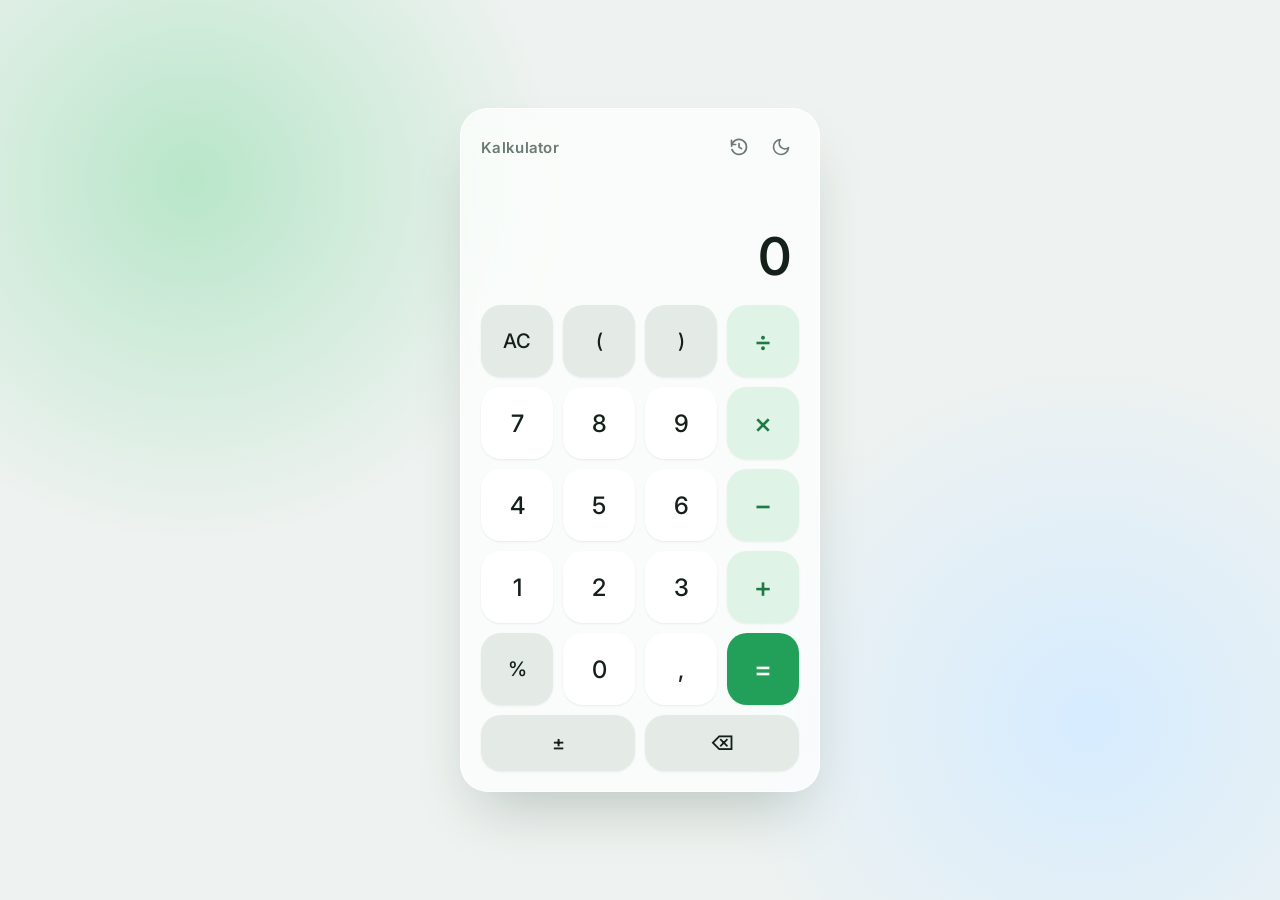
<file: kalkulator/index.html>
<!doctype html>
<html lang="id">
<head>
  <meta charset="utf-8" />
  <meta name="viewport" content="width=device-width, initial-scale=1" />
  <title>Kalkulator Modern</title>
  <meta name="description" content="Kalkulator modern - Kelompok Tani Tunas Harapan" />
  <link rel="preconnect" href="https://fonts.googleapis.com" />
  <link rel="preconnect" href="https://fonts.gstatic.com" crossorigin />
  <link href="https://fonts.googleapis.com/css2?family=Inter:wght@400;500;600;700&display=swap" rel="stylesheet" />
  <link rel="stylesheet" href="style.css" />
</head>
<body>
  <main class="app">
    <section class="calculator" aria-label="Kalkulator">
      <header class="topbar">
        <span class="brand">Kalkulator</span>
        <div class="actions">
          <button class="icon-btn" id="historyToggle" type="button" aria-label="Riwayat" title="Riwayat">
            <svg viewBox="0 0 24 24" aria-hidden="true"><path d="M12 8v4l3 2M3.05 11a9 9 0 1 1 .5 4M3 4v5h5"/></svg>
          </button>
          <button class="icon-btn" id="themeToggle" type="button" aria-label="Ganti tema" title="Ganti tema">
            <svg viewBox="0 0 24 24" aria-hidden="true"><path d="M21 12.8A9 9 0 1 1 11.2 3a7 7 0 0 0 9.8 9.8z"/></svg>
          </button>
        </div>
      </header>

      <div class="display" aria-live="polite">
        <div class="expression" id="expression"></div>
        <div class="result" id="result" title="Klik untuk menyalin">0</div>
      </div>

      <div class="keys" id="keys">
        <button class="key fn" data-action="clear">AC</button>
        <button class="key fn" data-value="(">(</button>
        <button class="key fn" data-value=")">)</button>
        <button class="key op" data-value="÷">÷</button>

        <button class="key" data-value="7">7</button>
        <button class="key" data-value="8">8</button>
        <button class="key" data-value="9">9</button>
        <button class="key op" data-value="×">×</button>

        <button class="key" data-value="4">4</button>
        <button class="key" data-value="5">5</button>
        <button class="key" data-value="6">6</button>
        <button class="key op" data-value="−">−</button>

        <button class="key" data-value="1">1</button>
        <button class="key" data-value="2">2</button>
        <button class="key" data-value="3">3</button>
        <button class="key op" data-value="+">+</button>

        <button class="key fn" data-value="%">%</button>
        <button class="key" data-value="0">0</button>
        <button class="key" data-value=".">,</button>
        <button class="key equals" data-action="equals">=</button>

        <button class="key fn wide" data-action="negate">±</button>
        <button class="key fn wide" data-action="backspace" aria-label="Hapus">⌫</button>
      </div>
    </section>

    <aside class="history" id="history" aria-label="Riwayat perhitungan">
      <header class="history-head">
        <span>Riwayat</span>
        <button class="text-btn" id="clearHistory" type="button">Hapus semua</button>
      </header>
      <ul class="history-list" id="historyList"></ul>
      <p class="history-empty" id="historyEmpty">Belum ada perhitungan.</p>
    </aside>
  </main>

  <div class="toast" id="toast" role="status"></div>
  <script src="script.js"></script>
</body>
</html>
</file>
<file: kalkulator/style.css>
:root {
  --bg: #eef2f0;
  --bg-glow-1: #b8e6c9;
  --bg-glow-2: #d6ecff;
  --surface: rgba(255, 255, 255, 0.72);
  --surface-border: rgba(255, 255, 255, 0.9);
  --text: #15201a;
  --muted: #6b7a72;
  --key: #ffffff;
  --key-hover: #f3f6f4;
  --key-fn: #e4ebe7;
  --key-op: #dff3e6;
  --key-op-text: #1f7a45;
  --accent: #22a05a;
  --accent-hover: #1c8a4d;
  --accent-text: #ffffff;
  --shadow: 0 30px 60px -20px rgba(20, 50, 35, 0.25);
  --key-shadow: 0 1px 2px rgba(20, 40, 30, 0.08);
  --error: #d64545;
}

:root[data-theme="dark"] {
  --bg: #0d1210;
  --bg-glow-1: #144a2c;
  --bg-glow-2: #12304a;
  --surface: rgba(24, 31, 28, 0.72);
  --surface-border: rgba(255, 255, 255, 0.06);
  --text: #eef5f1;
  --muted: #8a9a91;
  --key: #1e2724;
  --key-hover: #26312d;
  --key-fn: #2a3531;
  --key-op: #183a27;
  --key-op-text: #6ee09c;
  --accent: #2fbf6d;
  --accent-hover: #3ad07b;
  --accent-text: #06140c;
  --shadow: 0 30px 60px -20px rgba(0, 0, 0, 0.6);
  --key-shadow: 0 1px 0 rgba(255, 255, 255, 0.03) inset;
  --error: #ff7a7a;
}

* { box-sizing: border-box; }

html, body { height: 100%; }

body {
  margin: 0;
  font-family: "Inter", system-ui, -apple-system, "Segoe UI", sans-serif;
  color: var(--text);
  background:
    radial-gradient(600px circle at 15% 20%, var(--bg-glow-1), transparent 60%),
    radial-gradient(600px circle at 85% 80%, var(--bg-glow-2), transparent 60%),
    var(--bg);
  display: grid;
  place-items: center;
  padding: 24px 16px;
  transition: background-color 0.3s, color 0.3s;
}

.app {
  display: flex;
  gap: 20px;
  align-items: stretch;
  width: 100%;
  max-width: 720px;
  justify-content: center;
}

.calculator,
.history {
  background: var(--surface);
  border: 1px solid var(--surface-border);
  backdrop-filter: blur(24px) saturate(140%);
  -webkit-backdrop-filter: blur(24px) saturate(140%);
  border-radius: 28px;
  box-shadow: var(--shadow);
}

.calculator {
  width: 100%;
  max-width: 360px;
  padding: 20px;
}

.topbar {
  display: flex;
  align-items: center;
  justify-content: space-between;
  margin-bottom: 8px;
}

.brand {
  font-weight: 600;
  font-size: 15px;
  color: var(--muted);
  letter-spacing: 0.02em;
}

.actions { display: flex; gap: 6px; }

.icon-btn {
  width: 36px;
  height: 36px;
  border-radius: 12px;
  border: 0;
  background: transparent;
  color: var(--muted);
  display: grid;
  place-items: center;
  cursor: pointer;
  transition: background 0.15s, color 0.15s;
}
.icon-btn:hover, .icon-btn[aria-pressed="true"] { background: var(--key-fn); color: var(--text); }
.icon-btn svg {
  width: 20px; height: 20px;
  fill: none; stroke: currentColor; stroke-width: 2;
  stroke-linecap: round; stroke-linejoin: round;
}

.display {
  min-height: 132px;
  padding: 16px 8px 20px;
  display: flex;
  flex-direction: column;
  justify-content: flex-end;
  align-items: flex-end;
  gap: 6px;
  overflow: hidden;
}

.expression {
  font-size: 20px;
  color: var(--muted);
  min-height: 26px;
  max-width: 100%;
  overflow-x: auto;
  white-space: nowrap;
  scrollbar-width: none;
}
.expression::-webkit-scrollbar { display: none; }

.result {
  font-size: 52px;
  font-weight: 600;
  line-height: 1.1;
  letter-spacing: -0.02em;
  max-width: 100%;
  white-space: nowrap;
  overflow: hidden;
  text-overflow: ellipsis;
  cursor: pointer;
  font-variant-numeric: tabular-nums;
  transition: font-size 0.15s;
}
.result.preview { color: var(--muted); font-size: 32px; }
.result.error { color: var(--error); font-size: 28px; }
.result.pop { animation: pop 0.25s ease; }

@keyframes pop {
  0% { transform: scale(0.96); opacity: 0.6; }
  100% { transform: scale(1); opacity: 1; }
}

.keys {
  display: grid;
  grid-template-columns: repeat(4, 1fr);
  gap: 10px;
}

.key {
  aspect-ratio: 1 / 1;
  border: 0;
  border-radius: 20px;
  font: inherit;
  font-size: 24px;
  font-weight: 500;
  color: var(--text);
  background: var(--key);
  box-shadow: var(--key-shadow);
  cursor: pointer;
  user-select: none;
  -webkit-tap-highlight-color: transparent;
  transition: background 0.15s, transform 0.08s;
}
.key:hover { background: var(--key-hover); }
.key:active, .key.pressed { transform: scale(0.94); }
.key:focus-visible { outline: 2px solid var(--accent); outline-offset: 2px; }

.key.fn { background: var(--key-fn); font-size: 20px; }
.key.op { background: var(--key-op); color: var(--key-op-text); font-size: 28px; }
.key.equals { background: var(--accent); color: var(--accent-text); font-size: 28px; }
.key.equals:hover { background: var(--accent-hover); }
.key.wide { grid-column: span 2; aspect-ratio: auto; height: 56px; }

/* History */
.history {
  width: 280px;
  padding: 20px;
  display: flex;
  flex-direction: column;
  max-height: 640px;
}

.history-head {
  display: flex;
  justify-content: space-between;
  align-items: center;
  font-weight: 600;
  margin-bottom: 12px;
}

.text-btn {
  border: 0;
  background: none;
  color: var(--accent);
  font: inherit;
  font-size: 13px;
  cursor: pointer;
}
.text-btn:hover { text-decoration: underline; }

.history-list {
  list-style: none;
  margin: 0;
  padding: 0;
  overflow-y: auto;
  flex: 1;
}

.history-list li {
  padding: 10px 12px;
  border-radius: 14px;
  text-align: right;
  cursor: pointer;
  transition: background 0.15s;
}
.history-list li:hover { background: var(--key-fn); }
.history-list .h-expr { font-size: 13px; color: var(--muted); word-break: break-all; }
.history-list .h-res { font-size: 20px; font-weight: 600; word-break: break-all; }

.history-empty { color: var(--muted); font-size: 14px; text-align: center; margin: 24px 0; }

.toast {
  position: fixed;
  left: 50%;
  bottom: 28px;
  transform: translate(-50%, 20px);
  background: var(--text);
  color: var(--bg);
  padding: 10px 18px;
  border-radius: 999px;
  font-size: 14px;
  opacity: 0;
  pointer-events: none;
  transition: opacity 0.2s, transform 0.2s;
}
.toast.show { opacity: 1; transform: translate(-50%, 0); }

/* Mobile: history becomes an overlay sheet */
@media (max-width: 720px) {
  .history {
    position: fixed;
    left: 16px;
    right: 16px;
    bottom: 16px;
    width: auto;
    max-height: 60vh;
    transform: translateY(calc(100% + 24px));
    transition: transform 0.3s ease;
    z-index: 10;
  }
  .history.open { transform: translateY(0); }
}

@media (min-width: 721px) {
  .history:not(.open) { display: none; }
}

@media (max-width: 360px) {
  .calculator { padding: 14px; }
  .keys { gap: 8px; }
  .result { font-size: 42px; }
}

@media (prefers-reduced-motion: reduce) {
  * { transition: none !important; animation: none !important; }
}
</file>
